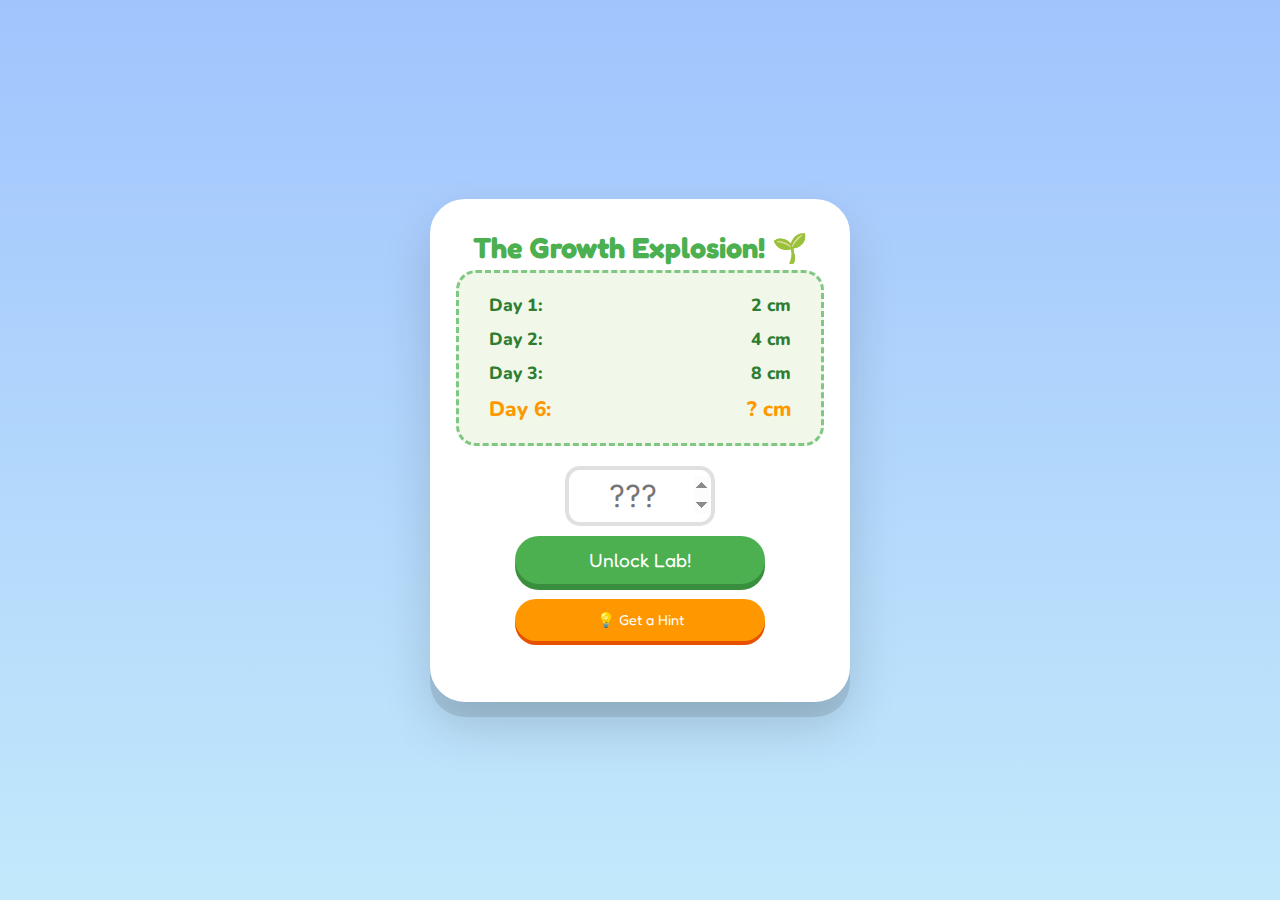
<file: plant_growth.html>
<!DOCTYPE html>
<html lang="en">
<head>
    <meta charset="UTF-8">
    <meta name="viewport" content="width=device-width, initial-scale=1.0, maximum-scale=1.0, user-scalable=no">
    <title>Nature Lab: Growth Explosion</title>
    <link href="https://fonts.googleapis.com/css2?family=Fredoka+One&family=Nunito:wght@700&display=swap" rel="stylesheet">
    <style>
        :root {
            --leaf-green: #4caf50;
            --dirt-brown: #795548;
            --sky-blue: #e3f2fd;
            --bg-gradient: linear-gradient(180deg, #a1c4fd 0%, #c2e9fb 100%);
        }

        * { box-sizing: border-box; -webkit-tap-highlight-color: transparent; }

        body {
            margin: 0; padding: 0; min-height: 100vh;
            display: flex; justify-content: center; align-items: center;
            background: var(--bg-gradient);
            font-family: 'Nunito', sans-serif; overflow-x: hidden;
        }

        .game-container {
            background: white; padding: 25px 20px; border-radius: 35px;
            box-shadow: 0 15px 0 rgba(0,0,0,0.1), 0 25px 50px rgba(0,0,0,0.15);
            text-align: center; width: 95%; max-width: 420px;
            border: 6px solid #fff; position: relative;
        }

        h1 {
            font-family: 'Fredoka One', cursive; color: var(--leaf-green);
            font-size: clamp(1.4rem, 7vw, 1.8rem); margin: 0 0 5px 0;
        }

        /* The Visual Hint Box */
        .hint-box {
            background: #fff9c4; border: 3px solid #fbc02d;
            border-radius: 20px; padding: 15px; margin: 15px 0;
            display: none; animation: popIn 0.3s cubic-bezier(0.175, 0.885, 0.32, 1.275);
        }

        .visual-growth {
            display: flex; justify-content: center; align-items: flex-end;
            gap: 10px; margin-top: 10px;
        }

        .hint-plant { transition: 0.3s; }

        @keyframes popIn {
            from { transform: scale(0.8); opacity: 0; }
            to { transform: scale(1); opacity: 1; }
        }

        .puzzle-zone {
            background: #f1f8e9; border-radius: 20px;
            padding: 15px; border: 3px dashed #81c784; margin-bottom: 20px;
        }

        .data-row {
            display: flex; justify-content: space-between;
            padding: 5px 15px; font-weight: 800; color: #2e7d32;
            font-size: 1.1rem;
        }

        .input-group {
            display: flex; flex-direction: column; gap: 10px; align-items: center;
        }

        input {
            width: 150px; height: 60px; font-size: 2rem;
            border-radius: 15px; border: 4px solid #e0e0e0;
            text-align: center; font-family: 'Fredoka One', cursive; outline: none;
        }

        .btn-action {
            background: var(--leaf-green); color: white; border: none;
            width: 100%; max-width: 250px; padding: 12px 0;
            font-size: 1.2rem; font-family: 'Fredoka One', cursive;
            border-radius: 50px; cursor: pointer;
            box-shadow: 0 6px 0 #388e3c; transition: 0.2s;
        }

        .btn-hint {
            background: #ff9800; box-shadow: 0 4px 0 #e65100;
            font-size: 0.9rem; margin-top: 5px;
        }

        .btn-action:active { transform: translateY(4px); box-shadow: 0 2px 0 #388e3c; }

        .formula {
            font-family: 'Fredoka One', cursive; font-size: 1.4rem;
            color: #d84315; margin: 10px 0;
        }

        .hidden { display: none; }
        
        .science-card {
            background: #fff3e0; border-radius: 20px; padding: 15px;
            margin-top: 15px; text-align: left; border-left: 5px solid #ff9800;
        }

        @media (max-height: 650px) {
            .game-container { padding: 15px; }
            .puzzle-zone { margin-bottom: 10px; }
        }
    </style>
</head>
<body>

    <div class="game-container">
        <div id="puzzle-view">
            <h1>The Growth Explosion! 🌱</h1>
            
            <div id="hint-box" class="hint-box">
                <div id="hint-visual">
                    <strong style="color: #f57f17;">Visual Hint: It Doubles!</strong>
                    <div class="visual-growth">
                        <div class="hint-plant" style="font-size: 1rem;">🌱</div>
                        <div class="hint-plant" style="font-size: 1.5rem;">🌱</div>
                        <div class="hint-plant" style="font-size: 2.2rem;">🌱</div>
                        <div class="hint-plant" style="font-size: 3.5rem;">🌳</div>
                    </div>
                </div>
                <div id="hint-formula" class="hidden">
                    <strong style="color: #d84315;">Formula Hint:</strong>
                    <div class="formula">2<sup>Day</sup> = Growth</div>
                    <small>Try: 2 × 2 × 2 × 2 × 2 × 2</small>
                </div>
            </div>

            <div class="puzzle-zone">
                <div class="data-row"><span>Day 1:</span> <span>2 cm</span></div>
                <div class="data-row"><span>Day 2:</span> <span>4 cm</span></div>
                <div class="data-row"><span>Day 3:</span> <span>8 cm</span></div>
                <div class="data-row" style="color: #ff9800; font-size: 1.3rem;"><span>Day 6:</span> <span>? cm</span></div>
            </div>

            <div class="input-group">
                <input type="number" id="ans-input" inputmode="numeric" placeholder="???" autofocus>
                <button class="btn-action" onclick="checkGrowth()">Unlock Lab!</button>
                <button id="hint-btn" class="btn-action btn-hint" onclick="showNextHint()">💡 Get a Hint</button>
            </div>
            <div id="status" style="margin-top: 10px; height: 20px; font-weight: bold; color: #d32f2f;"></div>
        </div>

        <div id="result-view" class="hidden">
            <div style="font-size: 4rem;">🌳</div>
            <h1 style="color: #2e7d32;">64 cm! Correct!</h1>
            
            <div class="science-card">
                <strong>🔬 The Secret:</strong>
                <p style="font-size: 0.9rem; margin: 5px 0;">
                    You found the <b>Exponential Pattern</b>! Each day the plant doubles. By Day 10, this plant would be over 1,000 cm tall! 
                </p>
            </div>

            <div class="science-card" style="background: #e1f5fe; border-left-color: #0288d1;">
                <strong>🛑 Why it's unsustainable:</strong>
                <p style="font-size: 0.85rem; margin: 5px 0;">Plants eventually run out of <b>space</b> and <b>food</b> to keep doubling forever.</p>
            </div>
            
            <button class="btn-action" onclick="location.reload()" style="background: #795548; box-shadow: 0 6px 0 #5d4037; margin-top: 15px;">Play Again</button>
        </div>
    </div>

    <script>
        let hintStage = 0;

        function showNextHint() {
            const box = document.getElementById('hint-box');
            const formula = document.getElementById('hint-formula');
            const btn = document.getElementById('hint-btn');
            
            box.style.display = "block";
            
            if (hintStage === 1) {
                formula.classList.remove('hidden');
                btn.style.display = "none"; // Hide button after last hint
            }
            hintStage++;
        }

        function checkGrowth() {
            const val = document.getElementById('ans-input').value;
            const status = document.getElementById('status');

            if (val === "64") {
                document.getElementById('puzzle-view').classList.add('hidden');
                document.getElementById('result-view').classList.remove('hidden');
                triggerBloom();
            } else {
                status.innerText = "Not quite! Check the hints! ☝️";
                document.getElementById('ans-input').value = "";
            }
        }

        function triggerBloom() {
            for (let i = 0; i < 25; i++) {
                const leaf = document.createElement('div');
                leaf.innerText = i % 2 === 0 ? '🍃' : '🌸';
                leaf.style.position = 'fixed';
                leaf.style.left = Math.random() * 100 + 'vw';
                leaf.style.top = '-20px';
                leaf.style.zIndex = '100';
                document.body.appendChild(leaf);
                leaf.animate([
                    { transform: 'translateY(0) rotate(0)', opacity: 1 },
                    { transform: `translateY(100vh) rotate(${Math.random() * 360}deg)`, opacity: 0 }
                ], { duration: 2000 + Math.random() * 2000 }).onfinish = () => leaf.remove();
            }
        }
    </script>
</body>
</html>
</file>
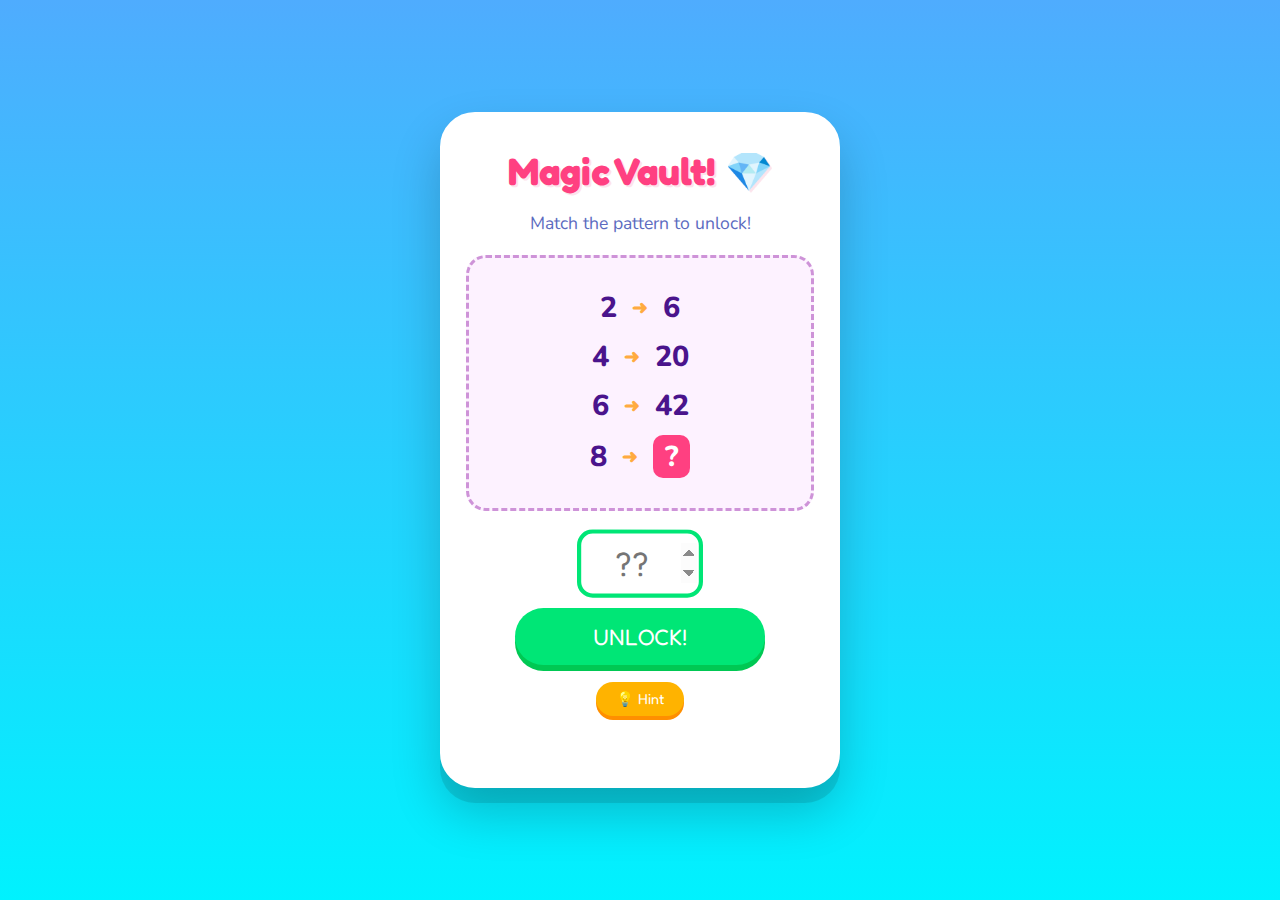
<file: sequence.html>
<!DOCTYPE html>
<html lang="en">
<head>
    <meta charset="UTF-8">
    <meta name="viewport" content="width=device-width, initial-scale=1.0, maximum-scale=1.0, user-scalable=no">
    <title>The Magic Treasure Vault!</title>
    <link href="https://fonts.googleapis.com/css2?family=Fredoka+One&family=Nunito:wght@700&display=swap" rel="stylesheet">
    <style>
        :root {
            --primary: #ffeb3b;
            --secondary: #ff4081;
            --accent: #00e676;
            --bg-gradient: linear-gradient(180deg, #4facfe 0%, #00f2fe 100%);
        }

        * {
            box-sizing: border-box;
            -webkit-tap-highlight-color: transparent;
        }

        body {
            margin: 0;
            padding: 0;
            min-height: 100vh;
            display: flex;
            justify-content: center;
            align-items: center;
            background: var(--bg-gradient);
            font-family: 'Nunito', sans-serif;
            overflow: hidden;
        }

        .game-container {
            position: relative;
            z-index: 10;
            background: white;
            padding: 30px 20px;
            border-radius: 35px;
            box-shadow: 0 15px 0 rgba(0,0,0,0.1), 0 25px 50px rgba(0,0,0,0.2);
            text-align: center;
            width: 90%;
            max-width: 400px;
            border: 6px solid #fff;
            margin: 10px;
        }

        h1 {
            font-family: 'Fredoka One', cursive;
            color: #ff4081;
            font-size: clamp(1.8rem, 8vw, 2.4rem);
            margin: 0 0 10px 0;
            text-shadow: 2px 2px 0px #fce4ec;
        }

        .instruction {
            font-size: clamp(0.9rem, 4vw, 1.1rem);
            color: #5c6bc0;
            margin-bottom: 20px;
        }

        .puzzle-zone {
            background: #fdf2ff;
            border-radius: 20px;
            padding: 20px;
            border: 3px dashed #ce93d8;
            margin-bottom: 20px;
        }

        .line {
            font-size: clamp(1.4rem, 6vw, 1.8rem);
            font-weight: 800;
            margin: 10px 0;
            color: #4a148c;
            display: flex;
            justify-content: center;
            align-items: center;
            gap: 15px;
        }

        .arrow { color: #ffab40; font-size: 1.2rem; }

        .target-box {
            display: inline-block;
            background: #ff4081;
            color: white;
            padding: 2px 12px;
            border-radius: 10px;
            animation: pulse 1.5s infinite;
        }

        @keyframes pulse {
            0% { transform: scale(1); }
            50% { transform: scale(1.1); box-shadow: 0 0 15px rgba(255,64,129,0.4); }
            100% { transform: scale(1); }
        }

        .input-group {
            display: flex;
            flex-direction: column;
            align-items: center;
            gap: 12px;
        }

        input {
            width: 120px;
            height: 65px;
            font-size: 2rem;
            border-radius: 15px;
            border: 4px solid #e0e0e0;
            text-align: center;
            font-family: 'Fredoka One', cursive;
            color: #3f51b5;
            outline: none;
            transition: 0.3s;
        }

        input:focus {
            border-color: #00e676;
            transform: scale(1.05);
        }

        .btn-check {
            background: #00e676;
            color: white;
            border: none;
            padding: 15px 0;
            width: 100%;
            max-width: 250px;
            font-size: 1.4rem;
            font-family: 'Fredoka One', cursive;
            border-radius: 50px;
            cursor: pointer;
            box-shadow: 0 6px 0 #00c853;
            transition: 0.2s;
            text-transform: uppercase;
        }

        .btn-check:active {
            transform: translateY(4px);
            box-shadow: 0 2px 0 #00c853;
        }

        .btn-hint {
            background: #ffb300;
            color: white;
            border: none;
            padding: 8px 20px;
            font-size: 0.9rem;
            font-family: 'Fredoka One', cursive;
            border-radius: 50px;
            cursor: pointer;
            box-shadow: 0 4px 0 #ff8f00;
            margin-top: 5px;
        }

        #hint-display {
            margin-top: 10px;
            color: #ff8f00;
            font-weight: 800;
            font-size: 1rem;
            background: #fff8e1;
            padding: 8px;
            border-radius: 10px;
            display: none;
        }

        #status {
            margin-top: 12px;
            font-weight: 700;
            font-size: 1rem;
            height: 24px;
        }

        .hidden { display: none; }
        .win-icon { font-size: 4rem; display: block; margin-bottom: 10px; }

        /* Small screen height optimization */
        @media (max-height: 650px) {
            .game-container { padding: 15px; margin: 5px; }
            h1 { font-size: 1.6rem; }
            .puzzle-zone { padding: 10px; margin-bottom: 10px; }
            .line { margin: 5px 0; }
        }
    </style>
</head>
<body>

    <div class="game-container" id="main-card">
        <div id="puzzle-content">
            <h1>Magic Vault! 💎</h1>
            <p class="instruction">Match the pattern to unlock!</p>
            
            <div class="puzzle-zone">
                <div class="line">2 <span class="arrow">➜</span> 6</div>
                <div class="line">4 <span class="arrow">➜</span> 20</div>
                <div class="line">6 <span class="arrow">➜</span> 42</div>
                <div class="line">8 <span class="arrow">➜</span> <span class="target-box">?</span></div>
            </div>

            <div class="input-group">
                <input type="number" id="user-ans" pattern="\d*" inputmode="numeric" placeholder="??" autofocus>
                <button class="btn-check" onclick="checkAnswer()">Unlock!</button>
                <button class="btn-hint" onclick="toggleHint()">💡 Hint</button>
                <div id="hint-display">Rule: <b>n × (n + 1)</b></div>
            </div>
            <div id="status"></div>
        </div>

        <div id="win-content" class="hidden">
            <span class="win-icon">🎁</span>
            <h1 style="color: #4caf50;">YOU WIN!</h1>
            <p style="font-size: 1.1rem;">The secret: 8 × 9 = <b>72</b></p>
            <button class="btn-check" onclick="location.reload()" style="background: #2196f3; box-shadow: 0 6px 0 #1976d2;">Play Again</button>
        </div>
    </div>

    <script>
        function toggleHint() {
            const hint = document.getElementById('hint-display');
            hint.style.display = (hint.style.display === 'block') ? 'none' : 'block';
        }

        function checkAnswer() {
            const input = document.getElementById('user-ans');
            const status = document.getElementById('status');
            const card = document.getElementById('main-card');

            if (input.value == "72") {
                document.getElementById('puzzle-content').classList.add('hidden');
                document.getElementById('win-content').classList.remove('hidden');
                confetti();
            } else {
                status.innerText = input.value === "" ? "Type a number! 😊" : "Try again! 💪";
                status.style.color = "#ff4081";
                
                // Haptic feedback feel with shake
                card.animate([
                    { transform: 'translateX(0)' },
                    { transform: 'translateX(-8px)' },
                    { transform: 'translateX(8px)' },
                    { transform: 'translateX(0)' }
                ], { duration: 250 });

                input.value = "";
                input.focus();
            }
        }

        function confetti() {
            for (let i = 0; i < 60; i++) {
                const c = document.createElement('div');
                c.style.position = 'fixed';
                c.style.width = '8px';
                c.style.height = '8px';
                c.style.backgroundColor = `hsl(${Math.random() * 360}, 100%, 50%)`;
                c.style.left = Math.random() * 100 + 'vw';
                c.style.top = '-10px';
                c.style.borderRadius = '50%';
                c.style.zIndex = '100';
                document.body.appendChild(c);

                c.animate([
                    { transform: 'translateY(0) rotate(0)', opacity: 1 },
                    { transform: `translateY(100vh) rotate(${Math.random() * 360}deg)`, opacity: 0 }
                ], {
                    duration: Math.random() * 2000 + 1500,
                    easing: 'cubic-bezier(0, .9, .1, 1)'
                }).onfinish = () => c.remove();
            }
        }
    </script>
</body>
</html>
</file>
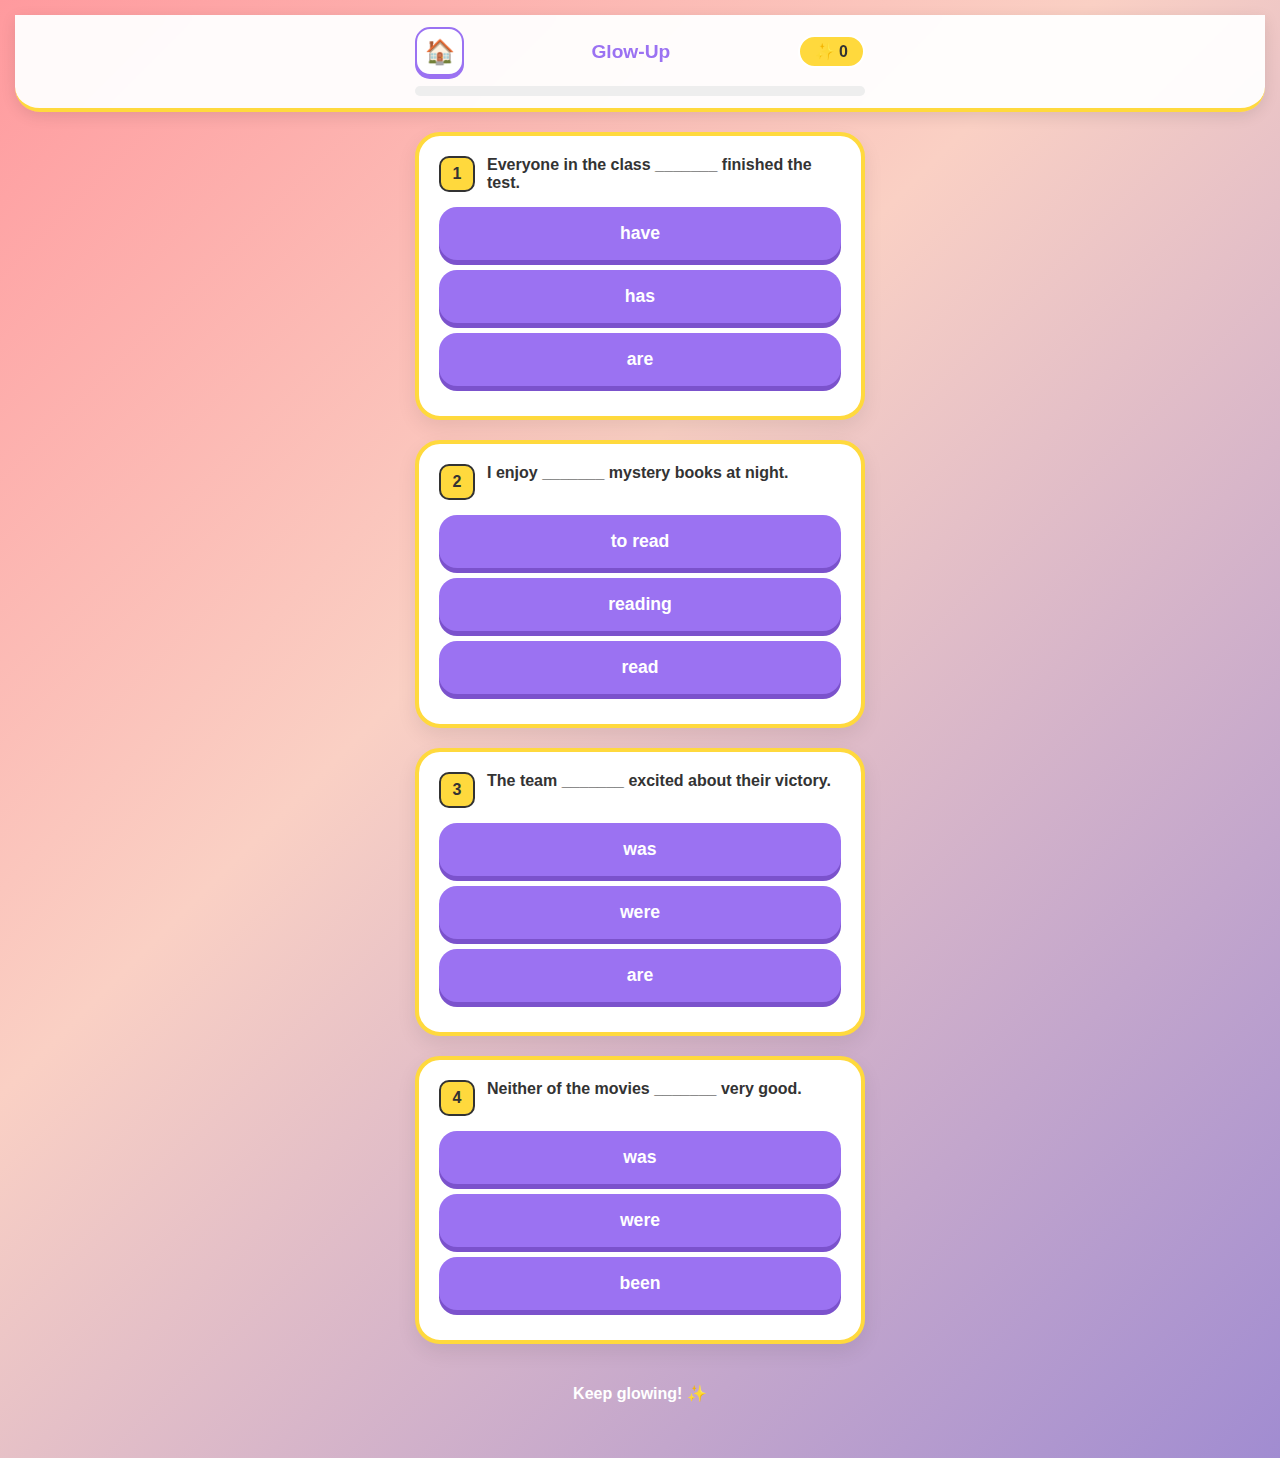
<file: templates/grammer.html>
<!DOCTYPE html>
<html lang="en">
<head>
    <meta charset="UTF-8">
    <meta name="viewport" content="width=device-width, initial-scale=1.0, maximum-scale=1.0, user-scalable=no">
    <title>Grammar Glow-Up Mobile</title>
    <style>
        :root {
            --primary-purple: #9B72F2;
            --accent-yellow: #FFD93D;
            --bg-gradient: linear-gradient(135deg, #ff9a9e 0%, #fad0c4 40%, #a18cd1 100%);
            --success-green: #4CAF50;
            --error-red: #FF5252;
        }

        body {
            background: var(--bg-gradient);
            min-height: 100vh;
            margin: 0;
            font-family: 'Segoe UI', Roboto, Helvetica, Arial, sans-serif;
            display: flex;
            flex-direction: column;
            align-items: center;
            padding: 15px;
            box-sizing: border-box;
            color: #333;
        }

        /* Header Styles */
        .header-section {
            position: sticky;
            top: 0;
            width: 100%;
            background: rgba(255, 255, 255, 0.95);
            backdrop-filter: blur(10px);
            padding: 12px 15px;
            display: flex;
            flex-direction: column;
            align-items: center;
            z-index: 1000;
            border-bottom: 4px solid var(--accent-yellow);
            border-radius: 0 0 25px 25px;
            margin-bottom: 20px;
            box-shadow: 0 4px 15px rgba(0,0,0,0.1);
            box-sizing: border-box;
        }

        .header-top {
            display: flex;
            justify-content: space-between;
            align-items: center;
            width: 100%;
            max-width: 450px;
            margin-bottom: 10px;
        }

        .home-btn {
            background: #fff;
            border: 2px solid var(--primary-purple);
            color: var(--primary-purple);
            width: 45px;
            height: 45px;
            border-radius: 15px;
            display: flex;
            justify-content: center;
            align-items: center;
            text-decoration: none;
            font-size: 1.5rem;
            box-shadow: 0 3px 0px var(--primary-purple);
            transition: all 0.1s;
        }

        #score-container {
            background: var(--accent-yellow);
            padding: 5px 15px;
            border-radius: 50px;
            font-weight: bold;
            border: 2px solid white;
        }

        .progress-container {
            width: 100%;
            max-width: 450px;
            height: 10px;
            background: #eee;
            border-radius: 10px;
            overflow: hidden;
        }

        #progress-fill {
            height: 100%;
            background: var(--success-green);
            width: 0%;
            transition: width 0.4s ease;
        }

        /* Game Cards */
        .game-container {
            display: flex;
            flex-direction: column;
            gap: 20px;
            width: 100%;
            max-width: 450px;
        }

        .card {
            background: #ffffff;
            padding: 20px;
            border-radius: 25px;
            border: 4px solid var(--accent-yellow);
            box-shadow: 0 8px 20px rgba(0,0,0,0.08);
            box-sizing: border-box;
        }

        .question-header { display: flex; align-items: flex-start; margin-bottom: 15px; }
        .question-number {
            background: var(--accent-yellow);
            min-width: 32px;
            height: 32px;
            display: flex;
            justify-content: center;
            align-items: center;
            border-radius: 10px;
            font-weight: bold;
            border: 2px solid #333;
            margin-right: 12px;
        }

        .option-btn {
            display: block;
            width: 100%;
            padding: 16px;
            margin: 10px 0;
            background: var(--primary-purple);
            color: white;
            border: none;
            border-radius: 18px;
            font-size: 1.1rem;
            font-weight: bold;
            cursor: pointer;
            box-shadow: 0 5px 0px #7b52cc;
            transition: all 0.1s;
        }

        /* Pop-up Modal Styles */
        .modal-overlay {
            position: fixed;
            top: 0; left: 0; width: 100%; height: 100%;
            background: rgba(0,0,0,0.7);
            display: none;
            justify-content: center;
            align-items: center;
            z-index: 2000;
            padding: 20px;
            box-sizing: border-box;
        }

        .modal-content {
            background: white;
            padding: 30px;
            border-radius: 30px;
            max-width: 400px;
            width: 100%;
            text-align: center;
            position: relative;
            animation: popIn 0.3s cubic-bezier(0.175, 0.885, 0.32, 1.275);
        }

        @keyframes popIn {
            from { transform: scale(0.8); opacity: 0; }
            to { transform: scale(1); opacity: 1; }
        }

        .modal-header { font-size: 1.5rem; font-weight: 900; margin-bottom: 15px; }
        .modal-body { font-size: 1.1rem; line-height: 1.5; margin-bottom: 20px; color: #444; }
        
        .close-modal-btn {
            background: var(--primary-purple);
            color: white;
            border: none;
            padding: 12px 30px;
            border-radius: 15px;
            font-weight: bold;
            font-size: 1rem;
            cursor: pointer;
            box-shadow: 0 4px 0px #7b52cc;
        }

        .correct-text { color: var(--success-green); }
        .wrong-text { color: var(--error-red); }

        footer { margin: 40px 0; color: white; font-weight: bold; }
    </style>
</head>
<body>

    <div class="header-section">
        <div class="header-top">
            <a href="/" class="home-btn">🏠</a>
            <h1 style="font-size: 1.2rem; color: var(--primary-purple); margin:0;">Glow-Up</h1>
            <div id="score-container">✨ <span id="score">0</span></div>
        </div>
        <div class="progress-container">
            <div id="progress-fill"></div>
        </div>
    </div>

    <div class="game-container" id="game-container"></div>

    <div class="modal-overlay" id="modal-overlay">
        <div class="modal-content">
            <div id="modal-header" class="modal-header"></div>
            <div id="modal-body" class="modal-body"></div>
            <button class="close-modal-btn" onclick="closeModal()">Got it! ✨</button>
        </div>
    </div>

    <footer>Keep glowing! ✨</footer>

    <script>
        const puzzles = [
            { 
                id: 1, 
                question: "Everyone in the class _______ finished the test.", 
                options: ["have", "has", "are"], 
                correct: "has",
                explanation: "'Everyone' is an indefinite pronoun that is always singular. Therefore, it needs the singular verb 'has' instead of the plural 'have'."
            },
            { 
                id: 2, 
                question: "I enjoy _______ mystery books at night.", 
                options: ["to read", "reading", "read"], 
                correct: "reading",
                explanation: "The verb 'enjoy' is followed by a gerund (-ing form). You enjoy *doing* something, not *to do* something."
            },
            { 
                id: 3, 
                question: "The team _______ excited about their victory.", 
                options: ["was", "were", "are"], 
                correct: "was",
                explanation: "'Team' is a collective noun acting as a single unit here, so it takes the singular verb 'was'."
            },
            { 
                id: 4, 
                question: "Neither of the movies _______ very good.", 
                options: ["was", "were", "been"], 
                correct: "was",
                explanation: "When using 'Neither of...', the subject is 'Neither', which is singular. It should be 'Neither was', not 'Neither were'."
            }
        ];

        let score = 0;
        let answeredCount = 0;
        let answeredIds = new Set();

        function renderPuzzles() {
            const container = document.getElementById('game-container');
            container.innerHTML = puzzles.map((p, index) => `
                <div class="card" id="puzzle-${p.id}">
                    <div class="question-header">
                        <div class="question-number">${index + 1}</div>
                        <div class="question-text"><strong>${p.question}</strong></div>
                    </div>
                    <div class="options-list">
                        ${p.options.map(opt => `
                            <button class="option-btn" onclick="checkAnswer(${p.id}, '${opt}', this)">
                                ${opt}
                            </button>
                        `).join('')}
                    </div>
                </div>
            `).join('');
        }

        function checkAnswer(id, userAnswer, btnElement) {
            if (answeredIds.has(id)) return;

            const puzzle = puzzles.find(p => p.id === id);
            const isCorrect = userAnswer === puzzle.correct;
            
            answeredIds.add(id);
            answeredCount++;
            updateProgress();

            // Visual feedback on card
            const buttons = document.getElementById(`puzzle-${id}`).querySelectorAll('.option-btn');
            buttons.forEach(btn => btn.disabled = true);

            if (isCorrect) {
                score += 100;
                document.getElementById('score').innerText = score;
                showModal("✅ Awesome!", puzzle.explanation, true);
                btnElement.style.background = "var(--success-green)";
            } else {
                btnElement.style.background = "var(--error-red)";
                showModal("❌ Not Quite", puzzle.explanation, false);
            }
        }

        function showModal(title, text, isCorrect) {
            const modal = document.getElementById('modal-overlay');
            const header = document.getElementById('modal-header');
            const body = document.getElementById('modal-body');

            header.innerText = title;
            header.className = isCorrect ? 'modal-header correct-text' : 'modal-header wrong-text';
            body.innerText = text;
            
            modal.style.display = 'flex';
        }

        function closeModal() {
            document.getElementById('modal-overlay').style.display = 'none';
        }

        function updateProgress() {
            const percentage = (answeredCount / puzzles.length) * 100;
            document.getElementById('progress-fill').style.width = percentage + "%";
        }

        renderPuzzles();
    </script>
</body>
</html>
</file>
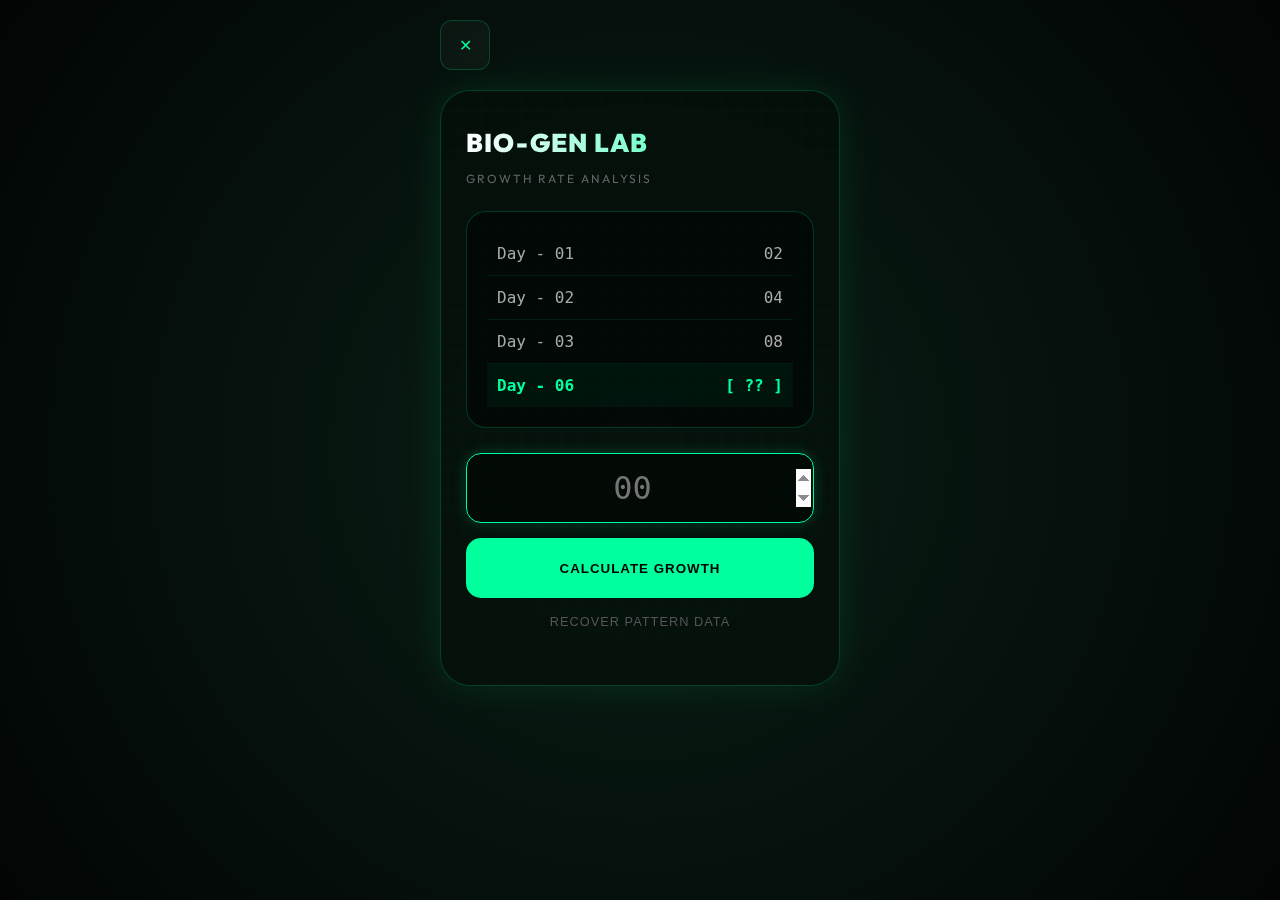
<file: templates/plant_growth.html>
<!DOCTYPE html>
<html lang="en">
<head>
    <meta charset="UTF-8">
    <meta name="viewport" content="width=device-width, initial-scale=1.0, maximum-scale=1.0, user-scalable=no">
    <title>Bio-Gen Terminal</title>
    <link href="https://fonts.googleapis.com/css2?family=JetBrains+Mono:wght@500;800&family=Outfit:wght@300;600;900&display=swap" rel="stylesheet">
    <style>
        :root {
            --neon-green: #00ff9d;
            --deep-forest: #040d0a;
            --glass: rgba(255, 255, 255, 0.03);
            --border: rgba(0, 255, 157, 0.2);
        }

        * { box-sizing: border-box; -webkit-tap-highlight-color: transparent; }

        body {
            margin: 0; padding: 20px; min-height: 100vh;
            display: flex; flex-direction: column; align-items: center;
            background: radial-gradient(circle at center, #0a1f16 0%, #020504 100%);
            font-family: 'Outfit', sans-serif;
            color: white;
            overflow-x: hidden;
        }

        /* Tech Navigation */
        .nav-container {
            width: 100%;
            max-width: 400px;
            margin-bottom: 20px;
        }

        .home-btn {
            background: var(--glass);
            backdrop-filter: blur(10px);
            border: 1px solid var(--border);
            color: var(--neon-green);
            width: 50px; height: 50px;
            border-radius: 12px;
            display: flex; justify-content: center; align-items: center;
            text-decoration: none;
            transition: 0.3s;
        }

        /* Main Research Terminal */
        .game-container {
            background: rgba(5, 15, 10, 0.8);
            backdrop-filter: blur(20px);
            padding: 35px 25px;
            border-radius: 30px;
            border: 1px solid var(--border);
            box-shadow: 0 0 40px rgba(0, 255, 157, 0.1);
            width: 100%;
            max-width: 400px;
            position: relative;
            overflow: hidden;
        }

        /* Pulse Grid Effect */
        .game-container::before {
            content: "";
            position: absolute;
            top: 0; left: 0; width: 100%; height: 100%;
            background-image: linear-gradient(var(--border) 1px, transparent 1px), 
                              linear-gradient(90deg, var(--border) 1px, transparent 1px);
            background-size: 20px 20px;
            opacity: 0.1;
            z-index: -1;
        }

        h1 {
            font-weight: 900; font-size: 1.6rem;
            letter-spacing: 1px; margin: 0;
            background: linear-gradient(to right, #fff, var(--neon-green));
            -webkit-background-clip: text;
            -webkit-text-fill-color: transparent;
            text-transform: uppercase;
        }

        .subtitle {
            font-size: 0.75rem; color: #666;
            letter-spacing: 2px; text-transform: uppercase;
            margin-bottom: 25px;
        }

        /* Data Display */
        .puzzle-zone {
            background: rgba(0, 0, 0, 0.5);
            border-radius: 20px;
            padding: 20px;
            border: 1px solid var(--border);
            margin-bottom: 25px;
            font-family: 'JetBrains+Mono', monospace;
        }

        .data-row {
            display: flex; justify-content: space-between;
            padding: 12px 10px; border-bottom: 1px solid rgba(0, 255, 157, 0.1);
            color: #aaa;
        }

        .data-row:last-child { border-bottom: none; color: var(--neon-green); font-weight: 800; }

        /* Input Area */
        .input-group { display: flex; flex-direction: column; gap: 15px; }

        input {
            background: rgba(0,0,0,0.4);
            border: 1px solid var(--border);
            color: var(--neon-green);
            height: 70px; border-radius: 15px;
            font-size: 2rem; text-align: center;
            font-family: 'JetBrains+Mono', monospace;
            outline: none; transition: 0.3s;
        }

        input:focus { border-color: var(--neon-green); box-shadow: 0 0 15px rgba(0, 255, 157, 0.2); }

        .btn-prime {
            background: var(--neon-green); color: black;
            border: none; height: 60px; border-radius: 15px;
            font-weight: 800; letter-spacing: 1px; cursor: pointer;
            transition: 0.3s;
        }

        .btn-hint {
            background: transparent; color: #555; border: none;
            font-size: 0.8rem; letter-spacing: 1px; cursor: pointer;
        }

        #hint-box {
            margin-top: 15px; background: rgba(0, 255, 157, 0.05);
            padding: 15px; border-radius: 12px;
            font-size: 0.85rem; border: 1px dashed var(--border);
            display: none;
        }

        /* Success View */
        .hidden { display: none; }
        .success-text { color: var(--neon-green); text-shadow: 0 0 10px var(--neon-green); }

        @keyframes shake {
            0%, 100% { transform: translateX(0); }
            20% { transform: translateX(-5px); }
            60% { transform: translateX(5px); }
        }
        .shake { animation: shake 0.3s ease-in-out; border-color: #ff4444 !important; }
    </style>
</head>
<body>

    <div class="nav-container">
        <a href="/" class="home-btn">✕</a>
    </div>

    <div class="game-container" id="terminal-card">
        <div id="puzzle-view">
            <h1>Bio-Gen Lab</h1>
            <p class="subtitle">Growth Rate Analysis</p>
            
            <div class="puzzle-zone">
                <div class="data-row"><span>Day - 01</span> <span>02</span></div>
                <div class="data-row"><span>Day - 02</span> <span>04</span></div>
                <div class="data-row"><span>Day - 03</span> <span>08</span></div>
                <div class="data-row" style="background: rgba(0, 255, 157, 0.05);">
                    <span>Day - 06</span> <span>[ ?? ]</span>
                </div>
            </div>

            

            <div class="input-group">
                <input type="number" id="ans-input" inputmode="numeric" placeholder="00" autofocus>
                <button class="btn-prime" onclick="checkGrowth()">CALCULATE GROWTH</button>
                <button class="btn-hint" onclick="toggleHint()">RECOVER PATTERN DATA</button>
                
                <div id="hint-box">
                    <strong>SEQUENCE LOG:</strong><br>
                    Multiplier: 2^n <br>
                    Iteration 6: 2 × 2 × 2 × 2 × 2 × 2
                </div>
            </div>
            <div id="status" style="margin-top: 20px; text-align: center; font-size: 0.8rem; font-family: 'JetBrains Mono';"></div>
        </div>

        <div id="result-view" class="hidden">
            <div style="font-size: 4rem; margin-bottom: 10px;">🧪</div>
            <h1 class="success-text">ANALYSIS COMPLETE</h1>
            <p style="color: #888; margin: 20px 0;">Calculated Value: 64 CM<br>Pattern: Exponential Doubling</p>
            
            <div style="background: var(--glass); padding: 15px; border-radius: 15px; font-size: 0.9rem; text-align: left; border-left: 4px solid var(--neon-green);">
                <code style="color: var(--neon-green);">EXP_GROWTH_DETECTED</code><br>
                In biology, this occurs during rapid cell division or bacterial multiplication.
            </div>

            <button class="btn-prime" onclick="location.reload()" style="background: transparent; border: 1px solid var(--neon-green); color: var(--neon-green); margin-top: 25px; width: 100%;">RE-RUN SIMULATION</button>
        </div>
    </div>

    <script>
        function toggleHint() {
            const hint = document.getElementById('hint-box');
            hint.style.display = (hint.style.display === 'block') ? 'none' : 'block';
        }

        function checkGrowth() {
            const input = document.getElementById('ans-input');
            const status = document.getElementById('status');
            const card = document.getElementById('terminal-card');

            if (input.value === "64") {
                document.getElementById('puzzle-view').classList.add('hidden');
                document.getElementById('result-view').classList.remove('hidden');
                spawnParticles();
            } else {
                status.innerText = "ERROR: SEQUENCE_MISMATCH";
                status.style.color = "#ff4444";
                card.classList.add('shake');
                setTimeout(() => card.classList.remove('shake'), 300);
                input.value = "";
                input.focus();
            }
        }

        function spawnParticles() {
            for (let i = 0; i < 20; i++) {
                const p = document.createElement('div');
                p.innerHTML = "🧬";
                p.style.position = 'fixed';
                p.style.left = Math.random() * 100 + 'vw';
                p.style.top = '-20px';
                p.style.zIndex = '100';
                document.body.appendChild(p);
                p.animate([
                    { transform: 'translateY(0)', opacity: 1 },
                    { transform: `translateY(110vh) rotate(${Math.random() * 360}deg)`, opacity: 0 }
                ], { duration: 1500 + Math.random() * 1000 }).onfinish = () => p.remove();
            }
        }
    </script>
</body>
</html>
</file>
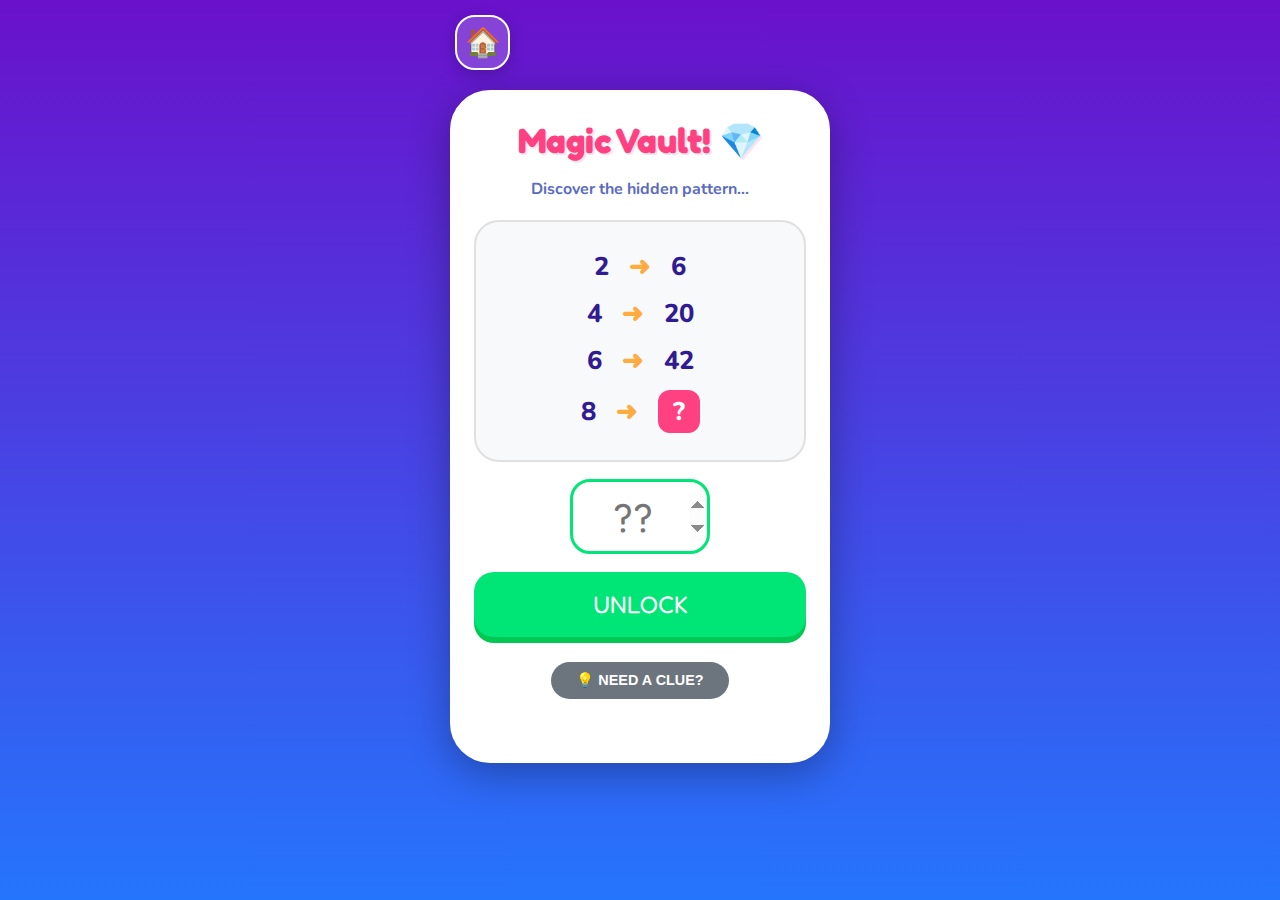
<file: templates/sequence.html>
<!DOCTYPE html>
<html lang="en">
<head>
    <meta charset="UTF-8">
    <meta name="viewport" content="width=device-width, initial-scale=1.0, maximum-scale=1.0, user-scalable=no">
    <title>Magic Vault Mobile</title>
    <link href="https://fonts.googleapis.com/css2?family=Fredoka+One&family=Nunito:wght@700;800&display=swap" rel="stylesheet">
    <style>
        :root {
            --primary: #ffeb3b;
            --secondary: #ff4081;
            --accent: #00e676;
            --bg-gradient: linear-gradient(180deg, #6a11cb 0%, #2575fc 100%);
        }

        * { box-sizing: border-box; -webkit-tap-highlight-color: transparent; }

        body {
            margin: 0; padding: 10px; min-height: 100vh;
            display: flex; flex-direction: column; align-items: center;
            background: var(--bg-gradient);
            font-family: 'Nunito', sans-serif;
            overflow-x: hidden;
        }

        /* Magical Navigation Bar */
        .nav-container {
            width: 100%;
            max-width: 380px;
            display: flex;
            justify-content: flex-start;
            margin-bottom: 15px;
            padding: 5px;
        }

        .home-btn {
            background: rgba(255, 255, 255, 0.2);
            backdrop-filter: blur(10px);
            border: 2px solid white;
            color: white;
            width: 55px;
            height: 55px;
            border-radius: 20px;
            display: flex;
            justify-content: center;
            align-items: center;
            text-decoration: none;
            font-size: 1.8rem;
            box-shadow: 0 4px 15px rgba(0,0,0,0.2);
            transition: all 0.2s;
        }

        .home-btn:active {
            transform: scale(0.9) translateY(2px);
            background: rgba(255, 255, 255, 0.4);
        }

        .game-container {
            background: white; padding: 25px 20px; border-radius: 40px;
            box-shadow: 0 10px 40px rgba(0,0,0,0.3);
            text-align: center; width: 100%; max-width: 380px;
            border: 4px solid #fff;
            animation: fadeIn 0.5s ease-out;
        }

        @keyframes fadeIn {
            from { opacity: 0; transform: translateY(20px); }
            to { opacity: 1; transform: translateY(0); }
        }

        h1 {
            font-family: 'Fredoka One', cursive; color: var(--secondary);
            font-size: 2.2rem; margin: 0 0 5px 0;
            text-shadow: 2px 2px 0px #fce4ec;
        }

        .instruction {
            font-size: 1rem; color: #5c6bc0; margin-bottom: 20px; font-weight: 700;
        }

        .puzzle-zone {
            background: #f8f9fa; border-radius: 25px;
            padding: 15px; border: 2px solid #e0e0e0;
            margin-bottom: 20px;
        }

        .line {
            font-size: 1.6rem; font-weight: 800;
            margin: 12px 0; color: #311b92;
            display: flex; justify-content: center; align-items: center;
            gap: 20px;
        }

        .arrow { color: #ffab40; font-weight: 900; }

        .target-box {
            background: var(--secondary); color: white;
            padding: 4px 15px; border-radius: 12px;
            animation: pulse 1.5s infinite;
        }

        @keyframes pulse {
            0% { transform: scale(1); }
            50% { transform: scale(1.05); }
            100% { transform: scale(1); }
        }

        .input-group {
            display: flex; flex-direction: column; gap: 15px; align-items: center;
        }

        input {
            width: 140px; height: 75px; font-size: 2.5rem;
            border-radius: 20px; border: 3px solid #ced4da;
            text-align: center; font-family: 'Fredoka One', cursive;
            background: #fff; color: #2575fc; outline: none;
            transition: 0.2s;
        }

        input:focus { border-color: var(--accent); transform: translateY(-3px); }

        .btn-check {
            background: var(--accent); color: white; border: none;
            width: 100%; height: 65px;
            font-size: 1.5rem; font-family: 'Fredoka One', cursive;
            border-radius: 20px; cursor: pointer;
            box-shadow: 0 6px 0 #00c853; transition: 0.1s;
        }

        .btn-check:active { transform: translateY(3px); box-shadow: 0 3px 0 #00c853; }

        .btn-hint {
            background: #6c757d; color: white; border: none;
            padding: 10px 25px; border-radius: 50px;
            font-size: 0.9rem; font-weight: 800; margin-top: 10px;
        }

        #hint-display {
            margin-top: 15px; background: #fff3e0;
            padding: 12px; border-radius: 15px;
            border: 1px solid #ffe0b2; color: #e65100;
            display: none; animation: slideDown 0.3s ease-out;
        }

        @keyframes slideDown {
            from { opacity: 0; transform: translateY(-10px); }
            to { opacity: 1; transform: translateY(0); }
        }

        .hidden { display: none; }
    </style>
</head>
<body>

    <div class="nav-container">
        <a href="/" class="home-btn" aria-label="Home">🏠</a>
    </div>

    <div class="game-container" id="main-card">
        <div id="puzzle-content">
            <h1>Magic Vault! 💎</h1>
            <p class="instruction">Discover the hidden pattern...</p>
            
            <div class="puzzle-zone">
                <div class="line">2 <span class="arrow">➜</span> 6</div>
                <div class="line">4 <span class="arrow">➜</span> 20</div>
                <div class="line">6 <span class="arrow">➜</span> 42</div>
                <div class="line">8 <span class="arrow">➜</span> <span class="target-box">?</span></div>
            </div>

            <div class="input-group">
                <input type="number" id="user-ans" pattern="\d*" inputmode="numeric" placeholder="??" autofocus>
                <button class="btn-check" onclick="checkAnswer()">UNLOCK</button>
                <button class="btn-hint" onclick="toggleHint()">💡 NEED A CLUE?</button>
                <div id="hint-display">
                    Multiply the number by the <b>next</b> number! <br>
                    Example: 2 × 3 = 6
                </div>
            </div>
            <div id="status" style="margin-top: 15px; font-weight: 800; min-height: 20px;"></div>
        </div>

        <div id="win-content" class="hidden">
            <div style="font-size: 5rem; margin-bottom: 20px;">🏆</div>
            <h1 style="color: #4caf50;">UNLOCKED!</h1>
            <p style="font-size: 1.2rem; color: #333;">The Vault is yours!<br><b>8 × 9 = 72</b></p>
            <button class="btn-check" onclick="location.reload()" style="background: #2575fc; box-shadow: 0 6px 0 #1e5fcc; margin-top: 20px;">PLAY AGAIN</button>
        </div>
    </div>

    <script>
        function toggleHint() {
            const hint = document.getElementById('hint-display');
            hint.style.display = (hint.style.display === 'block') ? 'none' : 'block';
        }

        function checkAnswer() {
            const input = document.getElementById('user-ans');
            const status = document.getElementById('status');
            const card = document.getElementById('main-card');

            if (input.value == "72") {
                document.getElementById('puzzle-content').classList.add('hidden');
                document.getElementById('win-content').classList.remove('hidden');
                confetti();
            } else {
                status.innerText = "❌ That's not it!";
                status.style.color = "#d32f2f";
                
                card.animate([
                    { transform: 'translateX(0)' },
                    { transform: 'translateX(-10px)' },
                    { transform: 'translateX(10px)' },
                    { transform: 'translateX(0)' }
                ], { duration: 200 });

                input.value = "";
                input.focus();
            }
        }

        function confetti() {
            for (let i = 0; i < 50; i++) {
                const c = document.createElement('div');
                c.style.position = 'fixed';
                c.style.width = '10px';
                c.style.height = '10px';
                c.style.backgroundColor = `hsl(${Math.random() * 360}, 100%, 50%)`;
                c.style.left = Math.random() * 100 + 'vw';
                c.style.top = '-10px';
                c.style.zIndex = '100';
                document.body.appendChild(c);

                c.animate([
                    { transform: 'translateY(0) rotate(0)', opacity: 1 },
                    { transform: `translateY(110vh) rotate(${Math.random() * 360}deg)`, opacity: 0 }
                ], {
                    duration: 2000 + Math.random() * 1000,
                    easing: 'linear'
                }).onfinish = () => c.remove();
            }
        }
    </script>
</body>
</html>
</file>
